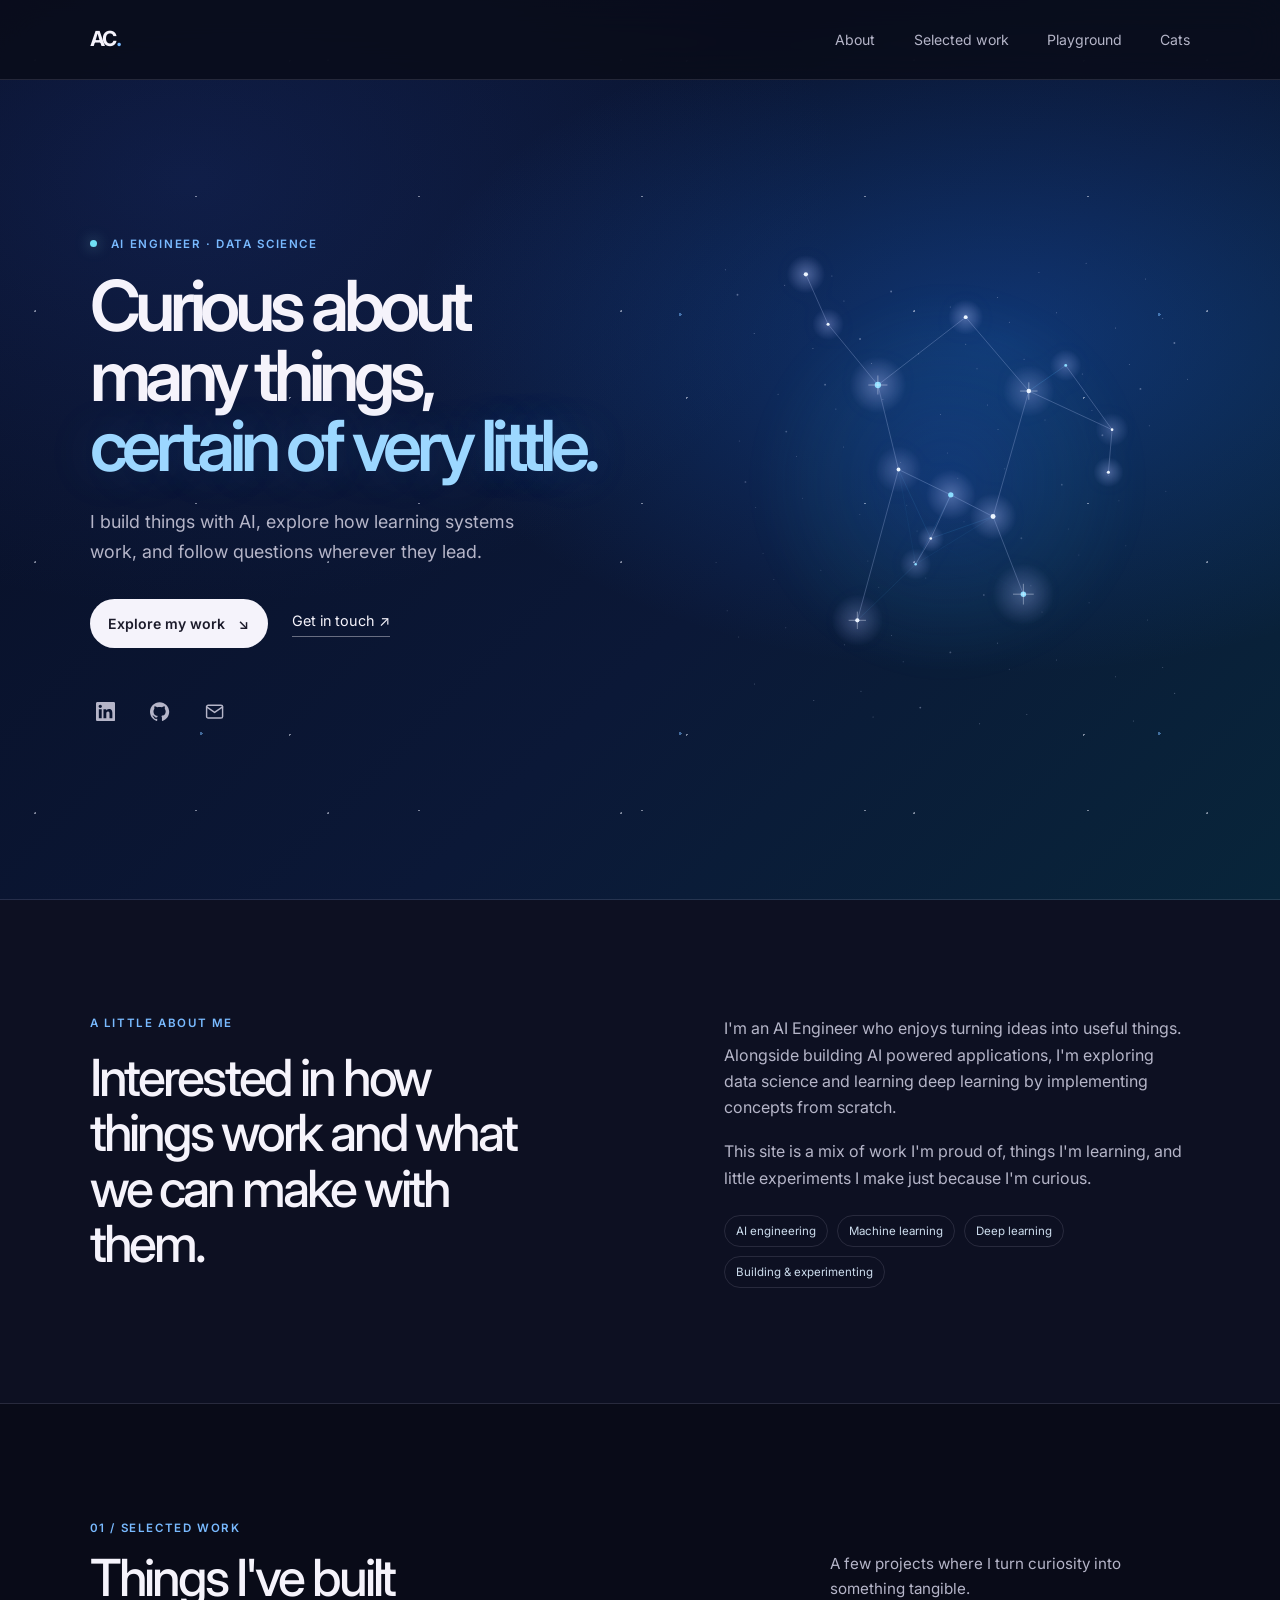
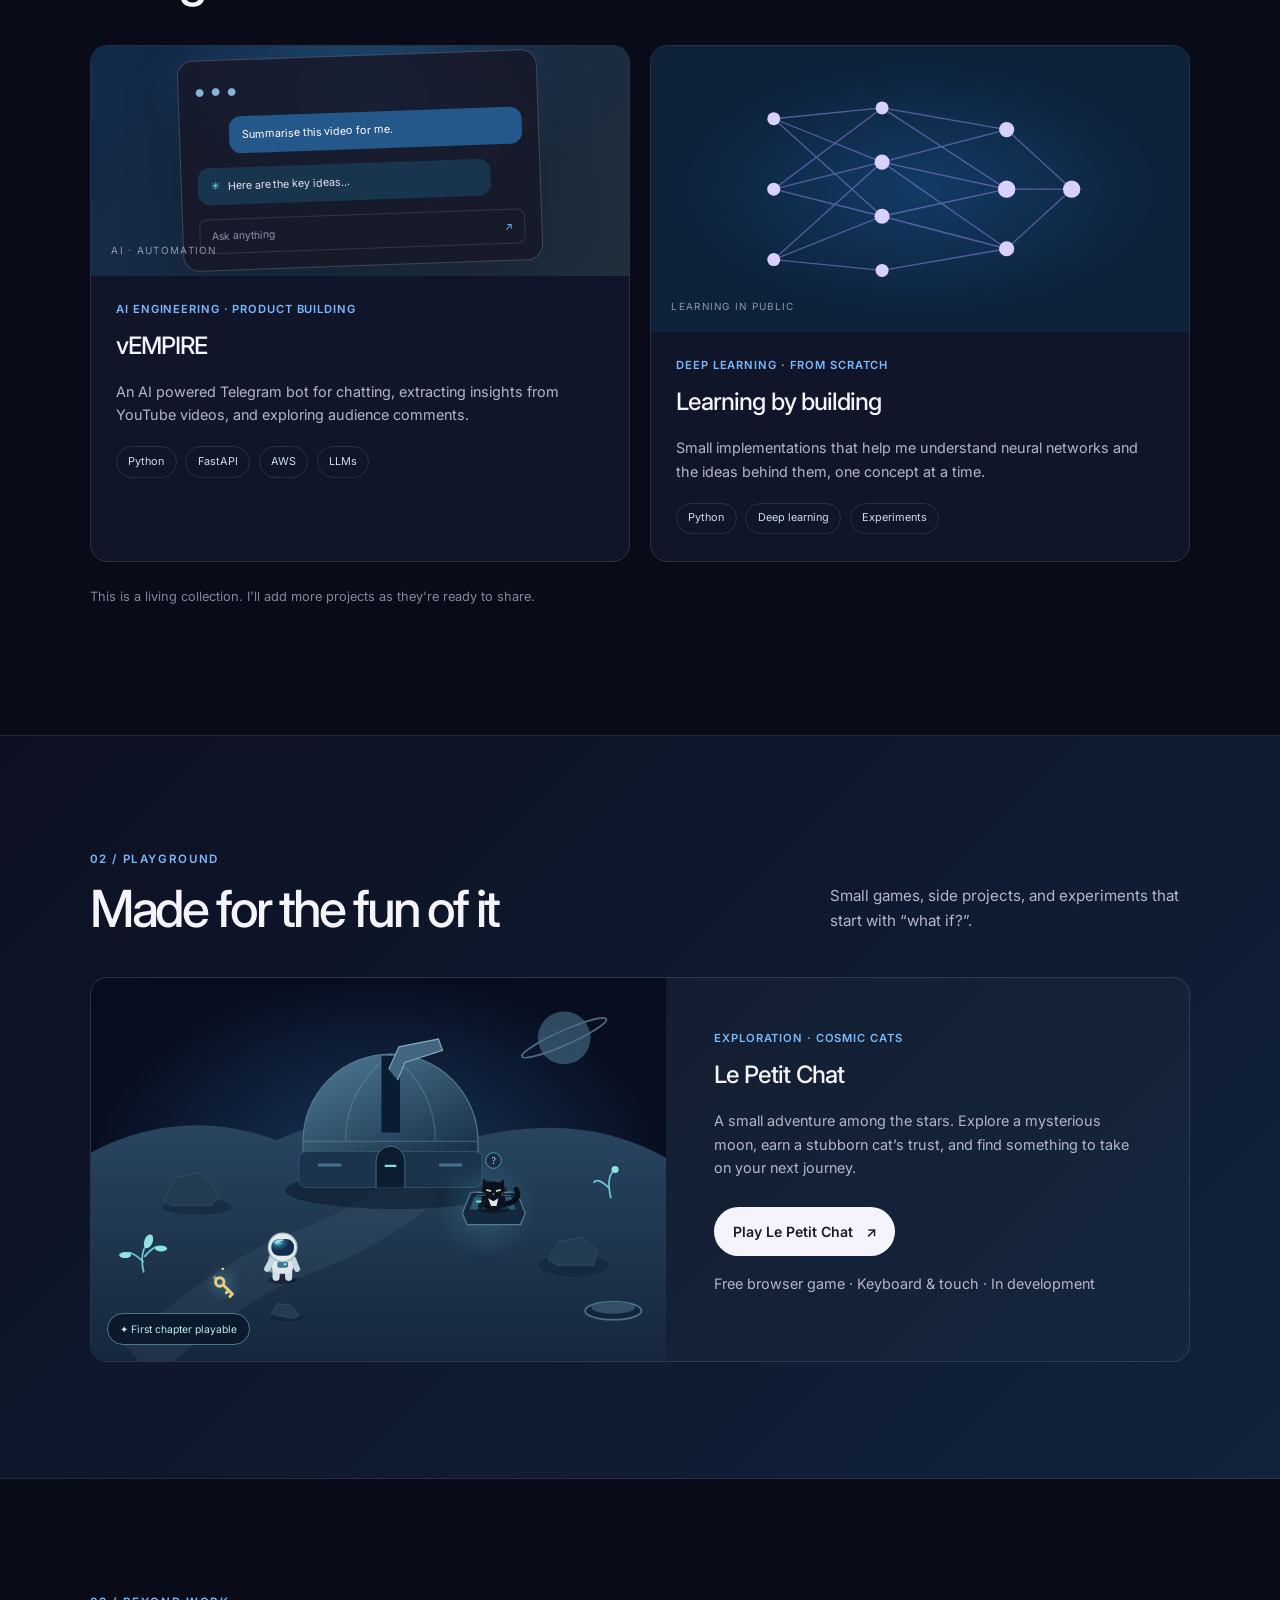
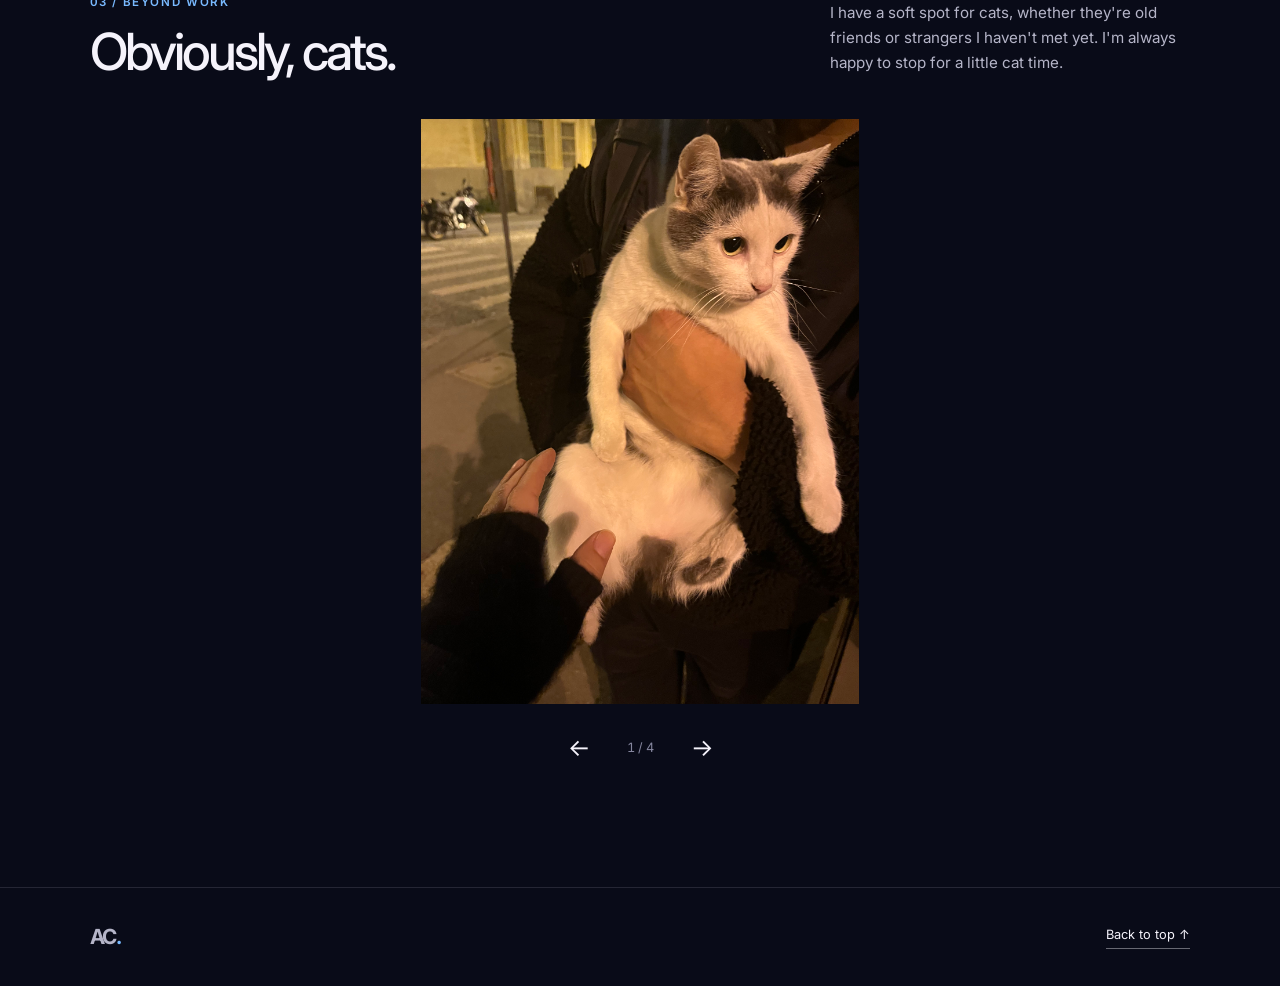
<file: index.html>
<!DOCTYPE html>
<html lang="en">
<head>
  <meta charset="UTF-8">
  <meta name="viewport" content="width=device-width, initial-scale=1">
  <meta name="description" content="Adriana Condoris, AI Engineer exploring machine learning, deep learning, and ideas worth building.">
  <meta name="theme-color" content="#090b18">
  <title>Adriana Condoris, AI Engineer & Curious Mind</title>

  <link rel="preconnect" href="https://fonts.googleapis.com">
  <link rel="preconnect" href="https://fonts.gstatic.com" crossorigin>
  <link href="https://fonts.googleapis.com/css2?family=Inter:wght@400;500;600;700&display=swap" rel="stylesheet">
  <link rel="stylesheet" type="text/css" href="css/style.css">
</head>

<body>
  <header class="navbar">
    <a href="#home" class="logo" aria-label="Adriana Condoris, home">AC<span>.</span></a>
    <nav aria-label="Main navigation">
      <a href="#about">About</a>
      <a href="#projects">Selected work</a>
      <a href="#playground">Playground</a>
      <a href="#cats">Cats</a>
    </nav>
  </header>

  <main>
    <section id="home" class="hero" aria-labelledby="hero-title">
      <div class="hero-copy">
        <p class="eyebrow"><span class="status-dot"></span> AI Engineer · Data Science</p>
        <h1 id="hero-title">Curious about many things, <span>certain of very little.</span></h1>
        <p class="hero-intro">
          I build things with AI, explore how learning systems work, and follow questions wherever they lead.
        </p>
        <div class="hero-actions">
          <a class="button button-primary" href="#projects">Explore my work <span aria-hidden="true">↘</span></a>
          <a class="text-link" href="mailto:adriana@vempire.com">Get in touch <span aria-hidden="true">↗</span></a>
        </div>

        <div class="social-links" aria-label="Social links">
          <a href="https://www.linkedin.com/in/adrianacondoris" target="_blank" rel="noopener noreferrer" aria-label="LinkedIn">
            <svg class="icon" viewBox="0 0 24 24" fill="currentColor" aria-hidden="true"><path d="M20.447 20.452h-3.554v-5.569c0-1.328-.027-3.037-1.852-3.037-1.853 0-2.136 1.445-2.136 2.939v5.667H9.351V9h3.414v1.561h.046c.477-.9 1.637-1.85 3.37-1.85 3.601 0 4.267 2.37 4.267 5.455v6.286zM5.337 7.433c-1.144 0-2.063-.926-2.063-2.065 0-1.138.92-2.063 2.063-2.063 1.14 0 2.064.925 2.064 2.063 0 1.139-.925 2.065-2.064 2.065zm1.782 13.019H3.555V9h3.564v11.452zM22.225 0H1.771C.792 0 0 .774 0 1.729v20.542C0 23.227.792 24 1.771 24h20.451C23.2 24 24 23.227 24 22.271V1.729C24 .774 23.2 0 22.222 0h.003z"/></svg>
          </a>
          <a href="https://github.com/adrianastar" target="_blank" rel="noopener noreferrer" aria-label="GitHub">
            <svg class="icon" viewBox="0 0 24 24" fill="currentColor" aria-hidden="true"><path d="M12 .297c-6.63 0-12 5.373-12 12 0 5.303 3.438 9.8 8.205 11.385.6.113.82-.258.82-.577 0-.285-.01-1.04-.015-2.04-3.338.724-4.042-1.61-4.042-1.61C4.422 18.07 3.633 17.7 3.633 17.7c-1.087-.744.084-.729.084-.729 1.205.084 1.838 1.236 1.838 1.236 1.07 1.835 2.809 1.305 3.495.998.108-.776.417-1.305.76-1.605-2.665-.3-5.466-1.332-5.466-5.93 0-1.31.465-2.38 1.235-3.22-.135-.303-.54-1.523.105-3.176 0 0 1.005-.322 3.3 1.23.96-.267 1.98-.399 3-.405 1.02.006 2.04.138 3 .405 2.28-1.552 3.285-1.23 3.285-1.23.645 1.653.24 2.873.12 3.176.765.84 1.23 1.91 1.23 3.22 0 4.61-2.805 5.625-5.475 5.92.42.36.81 1.096.81 2.22 0 1.606-.015 2.896-.015 3.286 0 .315.21.69.825.57C20.565 22.092 24 17.592 24 12.297c0-6.627-5.373-12-12-12"/></svg>
          </a>
          <a href="mailto:adriana@vempire.com" aria-label="Email">
            <svg class="icon" viewBox="0 0 24 24" fill="none" stroke="currentColor" stroke-width="1.8" stroke-linecap="round" stroke-linejoin="round" aria-hidden="true"><rect x="2" y="4" width="20" height="16" rx="2"/><path d="m22 6-10 7L2 6"/></svg>
          </a>
        </div>
      </div>

      <div class="constellation-wrap" aria-hidden="true">
        <div class="constellation-glow"></div>
        <canvas class="constellation" id="constellation" aria-label="A constellation of stars inspired by Orion"></canvas>
      </div>
    </section>

    <section id="about" class="section about-section">
      <div class="section-heading">
        <p class="eyebrow">A little about me</p>
        <h2>Interested in how things work and what we can make with them.</h2>
      </div>
      <div class="about-copy">
        <p>
          I'm an AI Engineer who enjoys turning ideas into useful things. Alongside building AI powered applications, I'm exploring data science and learning deep learning by implementing concepts from scratch.
        </p>
        <p>
          This site is a mix of work I'm proud of, things I'm learning, and little experiments I make just because I'm curious.
        </p>
        <div class="skill-tags" aria-label="Areas of interest">
          <span>AI engineering</span><span>Machine learning</span><span>Deep learning</span><span>Building & experimenting</span>
        </div>
      </div>
    </section>

    <section id="projects" class="section projects-section">
      <div class="section-intro">
        <div>
          <p class="eyebrow">01 / Selected work</p>
          <h2>Things I've built</h2>
        </div>
        <p>A few projects where I turn curiosity into something tangible.</p>
      </div>

      <div class="project-grid">
        <article class="project-card project-card-featured">
          <div class="project-art art-bot" aria-hidden="true">
            <div class="bot-window">
              <span class="window-dots">● ● ●</span>
              <div class="bot-bubble bot-bubble-user">Summarise this video for me.</div>
              <div class="bot-bubble bot-bubble-ai"><span class="mini-spark">✳</span> Here are the key ideas...</div>
              <div class="bot-input">Ask anything <span>↗</span></div>
            </div>
            <span class="art-label">AI · AUTOMATION</span>
          </div>
          <div class="project-content">
            <p class="project-kicker">AI engineering · Product building</p>
            <h3>vEMPIRE</h3>
            <p>An AI powered Telegram bot for chatting, extracting insights from YouTube videos, and exploring audience comments.</p>
            <ul class="tech-list"><li>Python</li><li>FastAPI</li><li>AWS</li><li>LLMs</li></ul>
            <!-- Add a project URL to turn this into a live project link when ready. -->
          </div>
        </article>

        <article class="project-card">
          <div class="project-art art-neural" aria-hidden="true">
            <svg viewBox="0 0 360 220" role="presentation">
              <g stroke="#a99bff" stroke-opacity=".45" stroke-width="1.2">
                <path d="M45 45 145 35M45 45 145 85M45 45 145 135M45 110 145 35M45 110 145 85M45 110 145 135M45 175 145 85M45 175 145 135M45 175 145 185M145 35 260 55M145 35 260 110M145 85 260 55M145 85 260 110M145 85 260 165M145 135 260 110M145 135 260 165M145 185 260 165M260 55 320 110M260 110 320 110M260 165 320 110"/>
              </g>
              <g fill="#d8d0ff">
                <circle cx="45" cy="45" r="6"/><circle cx="45" cy="110" r="6"/><circle cx="45" cy="175" r="6"/>
                <circle cx="145" cy="35" r="6"/><circle cx="145" cy="85" r="7"/><circle cx="145" cy="135" r="7"/><circle cx="145" cy="185" r="6"/>
                <circle cx="260" cy="55" r="7"/><circle cx="260" cy="110" r="8"/><circle cx="260" cy="165" r="7"/><circle cx="320" cy="110" r="8"/>
              </g>
            </svg>
            <span class="art-label">LEARNING IN PUBLIC</span>
          </div>
          <div class="project-content">
            <p class="project-kicker">Deep learning · From scratch</p>
            <h3>Learning by building</h3>
            <p>Small implementations that help me understand neural networks and the ideas behind them, one concept at a time.</p>
            <ul class="tech-list"><li>Python</li><li>Deep learning</li><li>Experiments</li></ul>
          </div>
        </article>
      </div>
      <p class="section-footnote">This is a living collection. I'll add more projects as they're ready to share.</p>
    </section>

    <section id="playground" class="section playground-section">
      <div class="section-intro">
        <div>
          <p class="eyebrow">02 / Playground</p>
          <h2>Made for the fun of it</h2>
        </div>
        <p>Small games, side projects, and experiments that start with “what if?”.</p>
      </div>
      <article class="playground-card game-preview-card">
        <a class="game-preview" href="game/index.html" data-play-game aria-label="Play Le Petit Chat"><img src="game/assets/environments/observatory-preview.svg" alt="An astronaut and a black cat beside a blue observatory on a distant moon" width="960" height="640" loading="lazy"><span class="preview-label">✦ First chapter playable</span></a>
        <div>
          <p class="project-kicker">Exploration · Cosmic cats</p>
          <h3 lang="fr">Le Petit Chat</h3>
          <p>A small adventure among the stars. Explore a mysterious moon, earn a stubborn cat’s trust, and find something to take on your next journey.</p>
          <a class="button button-primary" href="game/index.html" data-play-game>Play Le Petit Chat <span aria-hidden="true">↗</span></a>
          <p class="game-preview-note">Free browser game · Keyboard & touch · In development</p>
        </div>
      </article>
      <div class="embedded-game" id="embedded-game" hidden>
        <div class="embedded-toolbar"><span lang="fr">Le Petit Chat</span><div><a href="game/index.html">Open full page ↗</a><button id="close-game" type="button">Close game ×</button></div></div>
        <p class="embedded-hint">Click the scene to move with the arrow keys. Touch controls are below the scene.</p>
        <div id="game-frame-slot"></div>
      </div>
    </section>

    <section id="cats" class="section cats-section">
      <div class="section-intro">
        <div>
          <p class="eyebrow">03 / Beyond work</p>
          <h2>Obviously, cats.</h2>
        </div>
        <p>I have a soft spot for cats, whether they're old friends or strangers I haven't met yet. I'm always happy to stop for a little cat time.</p>
      </div>

      <div class="gallery" role="region" aria-roledescription="carousel" aria-label="Cats" tabindex="0">
        <div class="gallery-stage" id="cat-slides">
        <figure class="gallery-item">
          <img src="images/cats/white_cat.jpg" alt="A white cat" width="1600" height="1200" loading="lazy">
        </figure>
        <figure class="gallery-item" hidden>
          <img src="images/cats/princesse.jpg" alt="Princesse the cat" width="1600" height="1200" loading="lazy">
        </figure>
        <figure class="gallery-item" hidden>
          <img src="images/cats/memette.jpg" alt="Memette the cat" width="1600" height="1200" loading="lazy">
        </figure>
        <figure class="gallery-item" hidden>
          <video src="images/cats/2_cats.mp4" muted loop playsinline controls preload="metadata" aria-label="A video of two cats"></video>
        </figure>
        </div>
        <div class="gallery-controls">
          <button type="button" class="gallery-arrow" data-direction="-1" aria-label="Previous photo or video" aria-controls="cat-slides">←</button>
          <span class="gallery-count" aria-live="polite" aria-atomic="true">1 / 4</span>
          <button type="button" class="gallery-arrow" data-direction="1" aria-label="Next photo or video" aria-controls="cat-slides">→</button>
        </div>
      </div>
    </section>
  </main>

  <footer class="footer">
    <a href="#home" class="logo">AC<span>.</span></a>
    <a class="text-link" href="#home">Back to top ↑</a>
  </footer>

  <script src="js/constellation.js" defer></script>
  <script src="js/gallery.js" defer></script>
  <script src="js/playground.js" defer></script>
</body>
</html>
</file>
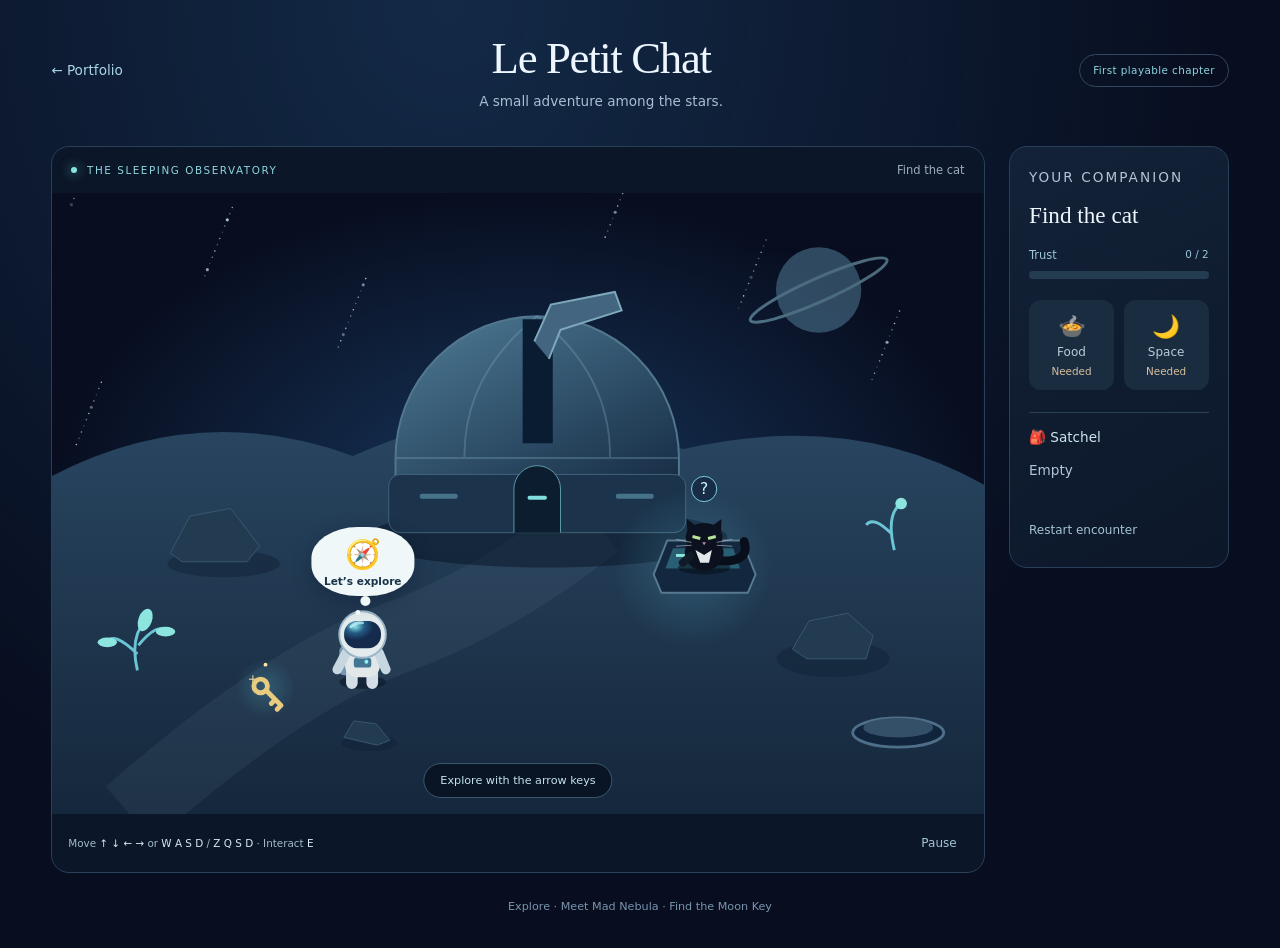
<file: game/index.html>
<!DOCTYPE html>
<html lang="en">
<head>
  <meta charset="UTF-8">
  <meta name="viewport" content="width=device-width, initial-scale=1">
  <meta name="theme-color" content="#080e20">
  <title>Le Petit Chat | First contact</title>
  <link rel="stylesheet" href="css/game.css">
  <script src="js/game.js" defer></script>
</head>
<body>
  <main class="game-shell">
    <header class="game-header">
      <a href="../index.html#playground" class="back">← Portfolio</a>
      <div><h1 lang="fr">Le Petit Chat</h1><p>A small adventure among the stars.</p></div>
      <span class="prototype">First playable chapter</span>
    </header>
    <div class="game-layout">
      <section class="world-panel" aria-label="Explore the observatory">
        <div class="location"><span class="signal"></span> THE SLEEPING OBSERVATORY <span id="objective">Follow the little signal.</span></div>
        <div class="world" tabindex="0" aria-label="Game area. Move with arrow keys, WASD or ZQSD. Approach the cat and press E to interact.">
          <svg id="scene" viewBox="0 0 960 640" role="img" aria-label="An astronaut explores a blue moon beside an abandoned observatory and a black cat.">
            <defs>
              <radialGradient id="sky"><stop stop-color="#17365b"/><stop offset="1" stop-color="#080e20"/></radialGradient>
              <linearGradient id="ground" x2="0" y2="1"><stop stop-color="#294661"/><stop offset="1" stop-color="#132438"/></linearGradient>
              <linearGradient id="dome" x2=".7" y2="1"><stop stop-color="#4f7c96"/><stop offset="1" stop-color="#182e47"/></linearGradient>
              <radialGradient id="visor" cx=".3" cy=".2"><stop stop-color="#89e7ed"/><stop offset=".5" stop-color="#245a83"/><stop offset="1" stop-color="#142b4e"/></radialGradient>
              <radialGradient id="aura"><stop stop-color="#65d9ee" stop-opacity=".2"/><stop offset="1" stop-color="#65d9ee" stop-opacity="0"/></radialGradient>
              <filter id="glow"><feGaussianBlur stdDeviation="3"/></filter>
            </defs>
            <rect width="960" height="640" fill="url(#sky)"/>
            <g id="stars" fill="#d2edff"></g>
            <g opacity=".55"><circle cx="790" cy="100" r="44" fill="#507a96"/><ellipse cx="790" cy="100" rx="77" ry="12" fill="none" stroke="#82b7c9" stroke-width="3" transform="rotate(-24 790 100)"/></g>
            <path d="M-40 315 Q130 205 310 271 Q490 190 650 264 Q850 218 1000 326 L1000 680H-40Z" fill="url(#ground)"/>
            <path d="M80 640 Q240 500 350 460T560 340" fill="none" stroke="#7494a7" stroke-opacity=".1" stroke-width="75"/>
            <g fill="#112236" opacity=".5"><ellipse cx="177" cy="382" rx="58" ry="14"/><ellipse cx="805" cy="480" rx="58" ry="19"/><ellipse cx="327" cy="567" rx="29" ry="8"/></g>
            <g stroke="#39586d" fill="#233b51"><path d="m122 371 20-38 42-8 30 39-13 16h-67Z"/><path d="m763 470 17-29 40-8 26 23-7 24h-61Z"/><path d="m301 561 10-17 23 3 14 17-13 5Z"/></g>
            <g id="observatory">
              <ellipse cx="510" cy="355" rx="186" ry="31" fill="#071323" opacity=".5"/>
              <path d="M354 273a146 146 0 0 1 292 0v63H354Z" fill="url(#dome)" stroke="#52778e" stroke-width="2"/>
              <path d="M500 127Q424 187 425 273M500 127q76 60 75 146M355 273h290" fill="none" stroke="#80afc3" stroke-opacity=".3" stroke-width="2"/>
              <path d="M485 130v128h31V130" fill="#091c32"/><path d="m497 153 17-38 66-13 7 19-63 20-12 30" fill="#436580" stroke="#7ea9bc" stroke-width="2"/>
              <rect x="347" y="290" width="306" height="60" rx="12" fill="#1b334b" stroke="#42647a"/>
              <path d="M476 350v-45a24 24 0 0 1 48 0v45" fill="#0c1d30" stroke="#5e9ba9"/>
              <rect x="490" y="312" width="20" height="4" rx="2" fill="#82dfdf"/>
              <g fill="#71b4ca" opacity=".5"><rect x="379" y="310" width="39" height="5" rx="2"/><rect x="581" y="310" width="39" height="5" rx="2"/></g>
            </g>
            <g fill="none" stroke="#6ac6d4" stroke-width="3"><path d="M88 492q-8-34 8-51m-8 34q-25-24-31-12m32 3q20-24 28-14M868 368q-9-37 7-48m-9 32q-20-20-27-10"/></g>
            <g fill="#8ce5df"><ellipse cx="96" cy="440" rx="7" ry="12" transform="rotate(20 96 440)"/><ellipse cx="57" cy="463" rx="10" ry="5"/><ellipse cx="117" cy="452" rx="10" ry="5"/><circle cx="875" cy="320" r="6"/></g>
            <circle cx="660" cy="386" r="82" fill="url(#aura)"/>
            <g id="console"><path d="m620 393 14-35h77l14 35-8 19h-89Z" fill="#13283e" stroke="#587990" stroke-width="2"/><path d="m640 366-8 21h77l-7-21Z" fill="#295e73"/><g fill="#8ce5df"><rect x="643" y="372" width="25" height="3"/><circle cx="693" cy="379" r="4"/></g></g>
            <g id="moon-key" transform="translate(220 510)"><circle r="31" fill="url(#aura)"/><g class="key-spark"><circle cy="-24" r="2" fill="#ffe4a2"/><path d="M-17-9h8m-4-4v8" stroke="#ffe4a2"/></g><g stroke="#e9cb80" stroke-width="5" fill="none" stroke-linecap="round"><circle cx="-5" cy="-2" r="7"/><path d="m1 3 15 15m-6-6-4 4m10 2-4 4"/></g></g>
            <g id="food" hidden><ellipse cx="641" cy="445" rx="15" ry="5" fill="#162a3d"/><path d="M627 438h28l-4 8h-20Z" fill="#a7b7c5"/><ellipse cx="641" cy="438" rx="14" ry="4" fill="#bc865c"/></g>
            <g id="cat" transform="translate(672 359)">
              <ellipse cy="27" rx="27" ry="7" fill="#050c18" opacity=".5"/>
              <path id="tail" d="M15 20q33 2 28-20" fill="none" stroke="#080f1a" stroke-width="9" stroke-linecap="round"/>
              <ellipse cy="12" rx="20" ry="18" fill="#0b111e"/>
              <path id="cat-ears" d="m-17-6-1-17 14 10m8 0 14-10-1 19" fill="#0b111e"/>
              <ellipse cy="-4" rx="19" ry="15" fill="#0b111e"/>
              <path d="m-9 9 9 5 8-5-3 13H-4Z" fill="#e2e8e8"/>
              <path id="cat-eyes" d="m-12-5 8 2m8 0 8-2" stroke="#b9e39a" stroke-width="3"/>
              <path d="m-2 1 4 0-2 3Z" fill="#bc8d9e"/>
              <g stroke="#a7b5c9" stroke-width=".7"><path d="m-13 1-16-3m16 6-16 1m42-4 16-3m-16 6 16 1"/></g>
              <path id="cat-paw" d="M-14 15-22 22" stroke="#101a29" stroke-width="8" stroke-linecap="round"/>
              <g id="scratch-marks" hidden stroke="#ffd7c7" stroke-width="2"><path d="m-32 0-8 16m15-13-8 16m15-13-8 16"/></g>
              <text id="cat-emote" y="-34" text-anchor="middle" fill="#a8e8f5" font-size="20"></text>
            </g>
            <g id="space-toy" hidden transform="translate(705 419)"><ellipse rx="10" ry="6" fill="#aaa8ca"/><path d="M9 0q18 10 22-3" stroke="#adcbd8" fill="none"/></g>
            <g id="cat-hint" transform="translate(672 305)"><circle r="13" fill="#182c45" stroke="#79d1e7"/><text text-anchor="middle" y="5" fill="#ccf4ff" font-size="16">?</text></g>
            <g id="portal" class="portal" transform="translate(872 536)" aria-label="Inactive teleport pad">
              <ellipse cy="20" rx="47" ry="15" fill="#10243c" stroke="#4e6e89" stroke-width="3"/>
              <ellipse class="portal-light" cy="15" rx="36" ry="10" fill="#344f68"/>
              <g class="portal-beam"><ellipse cy="-12" rx="30" ry="48" fill="url(#aura)"/><path d="M-23 12v-45m23 45v-63m23 63v-45" stroke="#8cf4ef" stroke-width="2" stroke-dasharray="4 7"/></g>
              <g class="portal-arrow" fill="#c6ffff"><path d="m-9-78 9 10 9-10h-6v-13h-6v13Z"/><text y="-104" text-anchor="middle" font-size="15">NEXT PLANET</text></g>
            </g>
            <g id="astronaut" transform="translate(320 470)">
              <ellipse cy="34" rx="24" ry="7" fill="#07101e" opacity=".5"/>
              <g id="astronaut-body">
                <rect x="-24" y="-3" width="15" height="30" rx="5" fill="#7795ae"/>
                <path d="M-11 20v15m21-15v15" stroke="#d3dee7" stroke-width="12" stroke-linecap="round"/>
                <rect x="-18" y="-4" width="36" height="33" rx="12" fill="#e2e7e9"/>
                <path d="m-17 4-9 17m43-17 7 17" stroke="#c6d7e1" stroke-width="10" stroke-linecap="round"/>
                <rect x="-9" y="9" width="18" height="10" rx="3" fill="#427693"/><circle cx="4" cy="13" r="2" fill="#8ff4ed"/>
                <circle cy="-15" r="24" fill="#e3ebed" stroke="#9ab6c7" stroke-width="2"/>
                <rect x="-19" y="-29" width="38" height="28" rx="13" fill="url(#visor)"/>
                <path d="M-12-23q5-5 12-4" fill="none" stroke="#c9f9ff" stroke-width="3" stroke-linecap="round" opacity=".7"/>
              </g>
            </g>
          </svg>
          <section id="arrival" class="arrival" hidden aria-label="Next planet">
            <div class="arrival-orb" aria-hidden="true">✦</div><p class="eyebrow">TELEPORT COMPLETE</p><h2>A new world awaits.</h2><p>The next cat is still a mystery.</p><p class="arrival-note">This planet is in preparation.</p><p id="arrival-inventory"></p><button id="return-moon" type="button">← Return to Mad Nebula</button>
          </section>
          <button id="teleport" class="collect teleport" type="button" hidden>✦ Teleport · E</button>
          <div id="player-thought" class="thought" hidden><span class="thought-icon" aria-hidden="true"></span><span class="thought-caption"></span></div>
          <div id="cat-thought" class="thought cat-thought" hidden><span class="thought-icon" aria-hidden="true"></span><span class="thought-caption"></span></div>
          <span id="reaction-status" class="sr-only" role="status" aria-live="polite"></span>
          <div class="actions scene-actions" aria-label="Cat interactions"><button data-action="feed" disabled>🍲 Feed</button><button data-action="cuddle" disabled>♡ Cuddle</button><button data-action="play" disabled>🧶 Play</button><button data-action="space" disabled>☾ Give space</button></div>
          <button id="collect" class="collect" type="button" hidden>Pick up Moon Key · E</button>
          <div id="toast" class="toast" role="status" hidden></div>
          <div class="scene-prompt" id="scene-prompt">An unusual signal is coming from the console.</div>
        </div>
        <div class="world-footer"><p>Move <kbd>↑ ↓ ← →</kbd> or <kbd>W A S D</kbd> / <kbd>Z Q S D</kbd> · Interact <kbd>E</kbd></p><button id="pause" type="button">Pause</button></div>
        <div class="touch-pad" aria-label="Movement controls"><button data-move="up" aria-label="Move up">↑</button><div><button data-move="left" aria-label="Move left">←</button><button data-move="down" aria-label="Move down">↓</button><button data-move="right" aria-label="Move right">→</button></div></div>
      </section>
      <aside class="encounter" aria-label="Progress and inventory">
        <p class="eyebrow">YOUR COMPANION</p><h2 id="cat-name">Find the cat</h2>
        <label class="trust-label" for="trust">Trust <span id="trust-level">0 / 2</span></label><progress id="trust" max="2" value="0">0 / 2</progress>
        <div class="need-cards" aria-label="Cat needs"><div id="meal-state"><span aria-hidden="true">🍲</span><span>Food</span><strong>Needed</strong></div><div id="space-state"><span aria-hidden="true">🌙</span><span>Space</span><strong>Needed</strong></div></div>
        <section class="inventory" aria-label="Inventory"><h3>🎒 Satchel</h3><p id="inventory-item">Empty</p></section>
        <div id="complete" hidden role="status">✓ Friendship earned</div>
        <button id="restart" class="quiet" type="button">Restart encounter</button>
      </aside>
    </div>
    <p class="build-note">Explore · Meet Mad Nebula · Find the Moon Key</p>
  </main>
</body>
</html>
</file>
<file: css/style.css>
/* -------------------------------------------------------
   Adriana Condoris — personal portfolio
   Main styles are grouped by page area; edit colours in :root.
-------------------------------------------------------- */

:root {
  color-scheme: dark;
  --color-bg: #090b18;
  --color-surface: #111529;
  --color-surface-raised: #191d35;
  --color-text: #f5f3fb;
  --color-muted: #b5b5c8;
  --color-subtle: #85869e;
  --color-border: rgba(232, 228, 255, 0.12);
  --color-accent: #79baff;
  --color-cyan: #70e0f5;
  --font-main: "Inter", "Helvetica Neue", Helvetica, Arial, sans-serif;
  --page-padding: clamp(1.25rem, 7vw, 7.5rem);
  --content-width: 1440px;
  --navbar-height: 5rem;
  --radius: 1.1rem;
}

*, *::before, *::after { box-sizing: border-box; }

html {
  scroll-behavior: smooth;
  scroll-padding-top: calc(var(--navbar-height) + 1rem);
}

body {
  margin: 0;
  background: var(--color-bg);
  color: var(--color-text);
  font-family: var(--font-main);
  line-height: 1.65;
  -webkit-font-smoothing: antialiased;
}

img, video, svg { display: block; max-width: 100%; }
a { color: inherit; text-decoration: none; }
a:focus-visible { outline: 2px solid var(--color-accent); outline-offset: 5px; }
::selection { background: rgba(91, 171, 255, .35); color: white; }

/* Navigation */
.navbar {
  position: fixed;
  z-index: 20;
  inset: 0 0 auto;
  min-height: var(--navbar-height);
  padding: 0 var(--page-padding);
  display: flex;
  align-items: center;
  justify-content: space-between;
  gap: 2rem;
  background: rgba(9, 11, 24, .82);
  border-bottom: 1px solid var(--color-border);
  backdrop-filter: blur(18px);
}

.logo { font-size: 1.3rem; font-weight: 700; letter-spacing: -.06em; }
.logo span { color: var(--color-accent); }
.navbar nav { display: flex; align-items: center; gap: clamp(1rem, 3vw, 2.5rem); }
.navbar nav a { color: var(--color-muted); font-size: .88rem; transition: color .2s ease; }
.navbar nav a:hover { color: var(--color-text); }

/* Hero */
.hero {
  position: relative;
  isolation: isolate;
  min-height: min(900px, 100svh);
  padding: calc(var(--navbar-height) + 5rem) var(--page-padding) 6rem;
  display: grid;
  grid-template-columns: minmax(0, 1.05fr) minmax(300px, .95fr);
  align-items: center;
  gap: clamp(2rem, 6vw, 6rem);
  overflow: hidden;
  background:
    radial-gradient(ellipse at 78% 38%, rgba(26, 111, 232, .34), transparent 42%),
    radial-gradient(ellipse at 15% 20%, rgba(39, 74, 174, .23), transparent 42%),
    linear-gradient(135deg, #080e24 0%, #0b1837 60%, #08253a 100%);
}

.hero::after {
  content: "";
  position: absolute;
  z-index: -1;
  inset: auto 0 0;
  height: 1px;
  background: var(--color-border);
}

.hero::before {
  content: "";
  position: absolute;
  z-index: -1;
  inset: 0;
  pointer-events: none;
  opacity: .5;
  background-image:
    radial-gradient(1px 1px at 12% 24%, #edf1ff 98%, transparent),
    radial-gradient(1px 1px at 73% 18%, #edf1ff 98%, transparent),
    radial-gradient(1.5px 1.5px at 42% 75%, #79baff 98%, transparent),
    radial-gradient(1px 1px at 88% 64%, #edf1ff 98%, transparent);
  background-size: 293px 251px, 397px 337px, 479px 419px, 223px 307px;
}
.hero-copy { max-width: 700px; }
h1 span { text-shadow: 0 0 50px rgba(91, 171, 255, .18); }
.eyebrow {
  margin: 0 0 1.1rem;
  color: var(--color-accent);
  font-size: .72rem;
  font-weight: 600;
  letter-spacing: .14em;
  line-height: 1.5;
  text-transform: uppercase;
}

.status-dot {
  display: inline-block;
  width: .48rem;
  height: .48rem;
  margin: 0 .55rem .06rem 0;
  border-radius: 50%;
  background: var(--color-cyan);
  box-shadow: 0 0 14px rgba(131, 211, 223, .65);
}

h1, h2, h3, p { overflow-wrap: anywhere; }
h1 {
  max-width: 13ch;
  margin: 0;
  font-size: clamp(2.8rem, 5.5vw, 5.6rem);
  font-weight: 600;
  letter-spacing: -.075em;
  line-height: .99;
}
h1 span { color: #9cd7ff; }
.hero-intro { max-width: 43ch; margin: 1.7rem 0 0; color: var(--color-muted); font-size: clamp(1rem, 1.4vw, 1.13rem); }

.hero-actions { display: flex; flex-wrap: wrap; align-items: center; gap: 1.5rem; margin-top: 2rem; }
.button {
  display: inline-flex;
  align-items: center;
  justify-content: center;
  gap: .8rem;
  min-height: 2.9rem;
  padding: .75rem 1.1rem;
  border: 1px solid transparent;
  border-radius: 999px;
  font-size: .88rem;
  font-weight: 600;
  transition: transform .2s ease, background .2s ease, border-color .2s ease;
}
.button:hover { transform: translateY(-2px); }
.button-primary { background: var(--color-text); color: #1c1b2b; }
.button-primary:hover { background: #c0e7ff; }
.text-link { color: var(--color-text); font-size: .9rem; border-bottom: 1px solid rgba(245, 243, 251, .4); padding-bottom: .2rem; }
.text-link:hover { border-color: var(--color-accent); color: var(--color-accent); }

.social-links { display: flex; align-items: center; gap: 1.4rem; margin-top: 3rem; }
.social-links a { display: grid; place-items: center; width: 2rem; height: 2rem; color: var(--color-muted); transition: color .2s, transform .2s; }
.social-links a:hover { color: var(--color-text); transform: translateY(-2px); }
.icon { width: 1.2rem; height: 1.2rem; }

.constellation-wrap { position: relative; display: grid; place-items: center; min-width: 0; }
.constellation-glow {
  position: absolute;
  width: 80%;
  aspect-ratio: 1;
  border-radius: 50%;
  background: radial-gradient(circle, rgba(40, 123, 244, .18), rgba(42, 190, 238, .06) 45%, transparent 70%);
  filter: blur(12px);
}
.constellation { position: relative; display: block; width: min(100%, 550px); aspect-ratio: 1; overflow: visible; filter: drop-shadow(0 0 12px rgba(155, 143, 255, .12)); touch-action: pan-y; }
.constellation-wrap { isolation: isolate; }

/* Shared section layout */
.section {
  padding: clamp(4.5rem, 9vw, 8rem) var(--page-padding);
  border-bottom: 1px solid var(--color-border);
}
.section > * { width: 100%; max-width: var(--content-width); margin-left: auto; margin-right: auto; }
.section h2 { margin: 0; font-size: clamp(2rem, 4vw, 3.5rem); font-weight: 500; letter-spacing: -.06em; line-height: 1.08; }
.section-intro { display: flex; justify-content: space-between; align-items: end; gap: 3rem; margin-bottom: 2.5rem; }
.section-intro > p { max-width: 36ch; margin: 0 0 .25rem; color: var(--color-muted); font-size: .95rem; }
.section-intro .eyebrow { margin-bottom: .8rem; }

/* About */
.about-section { display: grid; grid-template-columns: minmax(0, 1fr) minmax(0, .9fr); gap: clamp(3rem, 9vw, 9rem); background: #0d1022; }
.about-section > * { max-width: 680px; }
.about-section .section-heading { justify-self: end; }
.about-section .section-heading h2 { max-width: 14ch; }
.about-copy { align-self: center; }
.about-copy p { margin: 0 0 1.1rem; color: var(--color-muted); font-size: 1rem; }
.skill-tags, .tech-list { display: flex; flex-wrap: wrap; gap: .55rem; padding: 0; list-style: none; }
.skill-tags { margin-top: 1.5rem; }
.skill-tags span, .tech-list li { border: 1px solid var(--color-border); border-radius: 999px; padding: .35rem .7rem; color: #ccdced; font-size: .72rem; }

/* Projects */
.projects-section { background: var(--color-bg); }
.project-grid { display: grid; grid-template-columns: repeat(2, minmax(0, 1fr)); gap: 1.2rem; }
.project-card { min-width: 0; overflow: hidden; border: 1px solid var(--color-border); border-radius: var(--radius); background: var(--color-surface); transition: transform .25s ease, border-color .25s ease; }
.project-card:hover { transform: translateY(-4px); border-color: rgba(91, 171, 255, .4); }
.project-art { position: relative; min-height: 230px; display: grid; place-items: center; overflow: hidden; }
.art-bot { background: radial-gradient(ellipse at 50% 20%, rgba(52, 152, 238, .3), transparent 55%), linear-gradient(135deg, #11294a, #202e3b); }
.bot-window { width: min(78%, 360px); padding: 1rem; border: 1px solid rgba(235, 230, 255, .2); border-radius: 1rem; background: rgba(22, 23, 37, .82); box-shadow: 0 20px 60px rgba(0, 0, 0, .18); transform: rotate(-2deg); }
.window-dots { color: #85b5df; font-size: .65rem; letter-spacing: .15em; }
.bot-bubble { max-width: 90%; margin-top: .85rem; padding: .65rem .8rem; border-radius: .75rem; font-size: .68rem; line-height: 1.5; }
.bot-bubble-user { margin-left: auto; background: #24578a; color: white; }
.bot-bubble-ai { background: #19344d; color: #e1deef; }
.mini-spark { margin-right: .3rem; color: var(--color-cyan); }
.bot-input { display: flex; justify-content: space-between; margin-top: .9rem; padding: .5rem .7rem; border: 1px solid rgba(255,255,255,.12); border-radius: .5rem; color: #8e90a7; font-size: .65rem; }
.bot-input span { color: var(--color-accent); }
.art-neural { background: radial-gradient(ellipse at center, rgba(30, 119, 204, .3), transparent 65%), #0d2139; padding: 1.5rem; }
.art-neural svg { width: 100%; max-width: 390px; }
.art-label { position: absolute; left: 1.3rem; bottom: 1.1rem; color: rgba(230, 226, 250, .6); font-size: .62rem; letter-spacing: .13em; }
.project-content { padding: 1.5rem 1.6rem 1.7rem; }
.project-kicker { margin: 0 0 .45rem; color: var(--color-accent); font-size: .7rem; font-weight: 600; letter-spacing: .08em; text-transform: uppercase; }
.project-content h3, .playground-card h3 { margin: 0; font-size: 1.5rem; font-weight: 500; letter-spacing: -.04em; }
.project-content > p:not(.project-kicker), .playground-card > div > p:not(.project-kicker) { color: var(--color-muted); font-size: .9rem; }
.tech-list { margin: 1.2rem 0 0; }
.tech-list li { font-size: .68rem; }
.section-footnote { margin-top: 1.5rem !important; color: var(--color-subtle); font-size: .8rem; }

/* Playground */
.playground-section { background: linear-gradient(135deg, #0d1022, #10233b); }
.playground-card { display: grid; grid-template-columns: minmax(150px, .55fr) 1fr; align-items: center; gap: 2rem; padding: clamp(1.5rem, 4vw, 3rem); border: 1px solid var(--color-border); border-radius: var(--radius); background: rgba(255,255,255,.025); }
.playground-card > div:last-of-type { max-width: 650px; }
.playground-symbol { position: relative; min-height: 150px; display: grid; place-items: center; border-radius: .8rem; background: radial-gradient(circle, rgba(91,171,255,.16), transparent 65%); color: var(--color-accent); font-size: 2rem; }
.playground-symbol span:nth-child(1) { transform: translate(-28px, -8px); }
.playground-symbol span:nth-child(2) { transform: translate(38px, 15px); color: var(--color-cyan); }
.playground-symbol span:nth-child(3) { transform: translate(3px, 35px); color: #d9c4a4; }

/* Cats / gallery */
.cats-section { background: var(--color-bg); }
.gallery { max-width: 960px; }
.gallery-stage { height: clamp(260px, 60vw, 620px); height: min(620px, 65svh); }
.gallery-item { margin: 0; width: 100%; height: 100%; }
.gallery-item[hidden] { display: none; }
.gallery-item img, .gallery-item video { width: 100%; height: 100%; object-fit: contain; }
.gallery-controls { display: flex; justify-content: center; align-items: center; gap: 1.5rem; margin-top: 1.2rem; }
.gallery-arrow { display: grid; place-items: center; width: 48px; height: 48px; padding: 0; border: 0; background: transparent; color: var(--color-text); font: inherit; font-size: 1.5rem; cursor: pointer; }
.gallery-arrow:hover { color: var(--color-accent); }
.gallery-arrow:focus-visible, .gallery:focus-visible { outline: 2px solid var(--color-accent); outline-offset: 5px; }
.gallery-count { color: var(--color-subtle); font-size: .8rem; font-variant-numeric: tabular-nums; }

/* Footer */
.footer { display: flex; align-items: center; justify-content: space-between; gap: 1.5rem; padding: 2rem var(--page-padding); color: var(--color-muted); }
.footer p { margin: 0; font-size: .78rem; }
.footer .text-link { font-size: .8rem; }

/* Responsive layouts */
@media (max-width: 900px) {
  .hero { grid-template-columns: minmax(0, 1fr) minmax(230px, .7fr); gap: 2rem; }
  .section-intro { align-items: start; flex-direction: column; gap: 1rem; }
  .about-section { grid-template-columns: 1fr 1fr; gap: 3rem; }
  .project-art { min-height: 200px; }
}

@media (max-width: 650px) {
  :root { --navbar-height: 4.25rem; --page-padding: 1.25rem; }
  .navbar { gap: .75rem; }
  .logo { font-size: 1.15rem; }
  .navbar nav { gap: .9rem; }
  .navbar nav a { font-size: .75rem; }
  .hero { min-height: auto; padding-top: calc(var(--navbar-height) + 4rem); padding-bottom: 5.5rem; grid-template-columns: 1fr; gap: 1rem; }
  h1 { max-width: 12ch; font-size: clamp(2.8rem, 12vw, 4.5rem); }
  .hero-intro { max-width: 38ch; }
  .constellation-wrap { width: min(100%, 350px); margin: -.5rem auto 0; }
  .constellation { width: 100%; }
  .about-section { grid-template-columns: 1fr; gap: 1.5rem; }
  .about-section .section-heading { justify-self: start; }
  .about-section .section-heading h2 { max-width: 18ch; }
  .project-grid { grid-template-columns: 1fr; }
  .project-art { min-height: 220px; }
  .playground-card { grid-template-columns: 1fr; gap: 1rem; }
  .playground-symbol { min-height: 110px; }
  .footer { flex-wrap: wrap; }
}

@media (max-width: 390px) {
  .navbar nav { gap: .55rem; }
  .navbar nav a { font-size: .68rem; }
  .hero-actions { align-items: flex-start; flex-direction: column; gap: 1rem; }
}

@media (prefers-reduced-motion: reduce) {
  *, *::before, *::after { scroll-behavior: auto !important; animation-duration: .01ms !important; animation-iteration-count: 1 !important; transition-duration: .01ms !important; }
}
/* Playable project preview */
.game-preview-card { grid-template-columns: minmax(0, 1.1fr) minmax(0, 1fr); padding: 0; overflow: hidden; gap: 0; }
.game-preview { position: relative; display: block; align-self: stretch; background: #0a1428; min-width: 0; }
.game-preview img { width: 100%; height: 100%; object-fit: cover; }
.preview-label { position: absolute; bottom: 1rem; left: 1rem; background: #0a182be8; border: 1px solid #487a8b; border-radius: 999px; padding: .4rem .75rem; font-size: .65rem; color: #bcebea; }
.game-preview-card > div { padding: clamp(1.5rem, 4vw, 3rem); }
.game-preview-card .button { margin-top: .75rem; }
.game-preview-card .game-preview-note { font-size: .7rem; color: var(--color-subtle); margin-top: 1rem; }
@media(max-width: 650px) { .game-preview-card { grid-template-columns: 1fr; } .game-preview img { aspect-ratio: 3 / 2; } }
/* The game opens inside Playground; no tab or directory navigation. */
.game-preview-card[hidden], .embedded-game[hidden] { display: none; }
.embedded-game { overflow: hidden; border: 1px solid var(--color-border); border-radius: var(--radius); background: #080e20; scroll-margin-top: calc(var(--navbar-height) + 1rem); }
.embedded-toolbar { display: flex; align-items: center; justify-content: space-between; flex-wrap: wrap; gap: .8rem; padding: 1rem; }
.embedded-toolbar > span { font: 1.2rem Georgia, serif; }
.embedded-toolbar > div { display: flex; align-items: center; gap: 1rem; }
.embedded-toolbar a, .embedded-toolbar button { font: inherit; font-size: .75rem; color: #b7d8eb; }
.embedded-toolbar button { background: #182d43; border: 1px solid #3a5970; border-radius: 8px; padding: .5rem .75rem; cursor: pointer; }
.embedded-toolbar button:focus-visible { outline: 2px solid var(--color-accent); outline-offset: 4px; }
.embedded-hint { margin: 0; padding: 0 1rem .75rem; color: var(--color-muted); font-size: .75rem; }
.game-frame { display: block; width: 100%; height: 850px; border: 0; }
@media(max-width: 800px) { .game-frame { height: 1000px; } }
</file>
<file: game/css/game.css>
:root { color-scheme: dark; font-family: 'Trebuchet MS', system-ui, sans-serif; background: #080e20; color: #edf6ff; }
* { box-sizing: border-box; }
body { margin: 0; background: radial-gradient(ellipse at 35% 0, #132a47, transparent 65%), #080e20; min-height: 100svh; }
button, a, summary, .world { -webkit-tap-highlight-color: transparent; }
button { font: inherit; cursor: pointer; }
button:focus-visible, a:focus-visible, summary:focus-visible, .world:focus-visible { outline: 2px solid #9be9ef; outline-offset: 4px; }
button:disabled { opacity: .35; cursor: default; }
[hidden] { display: none !important; }
.game-shell { max-width: 1450px; padding: 2rem clamp(1rem, 4vw, 4rem); margin: auto; }
.game-header { display: flex; align-items: center; justify-content: space-between; gap: 1.5rem; margin-bottom: 2.3rem; }
.game-header > div { text-align: center; }
h1 { font: 500 clamp(1.8rem, 4vw, 2.8rem) Georgia, serif; margin: 0; letter-spacing: -.03em; }
.game-header p { margin: .55rem 0 0; color: #a7bfd1; font-size: .85rem; }
.back { color: #a8d5e7; text-decoration: none; font-size: .85rem; }
.prototype, .eyebrow, .location { font-size: .65rem; letter-spacing: .15em; color: #8fd5df; }
.prototype { border: 1px solid #30475e; padding: .6rem .8rem; border-radius: 99px; letter-spacing: .04em; }
.game-layout { display: grid; grid-template-columns: minmax(0, 1fr) 305px; gap: 1.5rem; align-items: start; }
.world-panel { overflow: hidden; border: 1px solid #294059; border-radius: 18px; background: #0b1628; }
.location { padding: 1rem 1.2rem; display: flex; align-items: center; gap: .6rem; }
.location > span:last-child { margin-left: auto; color: #9badc0; letter-spacing: 0; font-size: .72rem; }
.signal { width: 6px; height: 6px; flex-shrink: 0; background: #85e6dd; border-radius: 50%; box-shadow: 0 0 12px #63c9d3; }
.world { position: relative; }
#scene { width: 100%; display: block; }
.scene-prompt { position: absolute; bottom: 1rem; left: 50%; transform: translateX(-50%); width: max-content; max-width: 90%; text-align: center; padding: .6rem 1rem; background: #081323e6; border: 1px solid #3a586d; border-radius: 99px; color: #c4e3ef; font-size: .75rem; pointer-events: none; }
.world-footer { padding: .6rem 1rem; display: flex; justify-content: space-between; gap: .7rem; align-items: center; }
.world-footer p { font-size: .65rem; color: #a4b9cc; line-height: 1.8; }
kbd { font: inherit; color: #d9eaf1; }
.world-footer button, .quiet { border: 0; background: transparent; color: #a5c3d7; padding: .7rem; font-size: .75rem; }
.encounter { padding: 1.4rem; background: linear-gradient(150deg, #132238, #0c1729); border: 1px solid #294059; border-radius: 18px; }
.eyebrow { margin: 0 0 .8rem; }
h2 { font: 500 1.7rem/1.15 Georgia, serif; margin: 0 0 .9rem; }
.encounter p { font-size: .85rem; line-height: 1.7; color: #b2c5d6; }
.actions { display: grid; grid-template-columns: 1fr 1fr; gap: .55rem; }
.actions button { border: 1px solid #3b5873; border-radius: 9px; padding: .8rem .4rem; color: #deeff9; background: #20364d; font-size: .78rem; min-height: 44px; transition: background .15s; }
.actions button:hover:enabled { background: #30516c; }
#complete { margin-top: 1.5rem; border-top: 1px solid #3a635d; padding-top: 1.2rem; }
h3 { font: 500 1.4rem Georgia, serif; margin: 0; }
#restart { padding-left: 0; margin-top: 1rem; }
.build-note { color: #7895ad; font-size: .7rem; text-align: center; line-height: 1.7; margin: 1.5rem 0 0; }
.touch-pad { display: none; text-align: center; padding-bottom: 1rem; }
.touch-pad button { width: 46px; height: 44px; margin: 2px; background: #20364d; border: 1px solid #3b5873; color: #deeff9; border-radius: 9px; touch-action: none; user-select: none; }
#cat.swipe { animation: swipe .35s ease-in-out; }
#cat.playful #tail { animation: tail .5s ease-in-out 3 alternate; transform-origin: 15px 20px; }
@keyframes swipe { 30% { transform: translate(661px, 354px) rotate(-9deg); } 70% { transform: translate(682px, 359px) rotate(8deg); } }
@keyframes tail { to { transform: rotate(-30deg); } }
@media (pointer: coarse), (max-width: 800px) { .touch-pad { display: block; } }
@media (max-width: 1050px) { .game-layout { grid-template-columns: minmax(0, 1fr) 270px; gap: 1rem; } .encounter { padding: 1rem; } .location > span:last-child { display: none; } }
@media (max-width: 800px) { .game-layout { grid-template-columns: 1fr; } .game-header { flex-wrap: wrap; } .game-header > div { order: 2; width: 100%; } .game-header { margin-bottom: 1.5rem; } .prototype { font-size: .6rem; } .encounter .dialogue { min-height: 0; } .scene-prompt { font-size: .65rem; bottom: .6rem; } }
@media (prefers-reduced-motion: reduce) { *, *::before, *::after { animation: none !important; transition: none !important; } }
/* Conversations live next to their speaker, while the sidebar tracks progress. */
.scene-actions { display: none; position: absolute; z-index: 2; bottom: 3.5rem; left: 50%; transform: translateX(-50%); width: min(420px, 94%); grid-template-columns: repeat(4, 1fr); }
.scene-actions.available { display: grid; }
.scene-actions button { background: #162c43f5; font-size: .7rem; }
.collect { position: absolute; bottom: 3.8rem; left: 50%; transform: translateX(-50%); padding: .7rem 1rem; color: #ffe7b3; background: #332d25ed; border: 1px solid #b99c61; border-radius: 10px; }
.toast { position: absolute; top: .75rem; left: 50%; transform: translateX(-50%); max-width: 95%; width: max-content; background: #102b37ef; color: #c6f5e2; padding: .7rem 1rem; border: 1px solid #4e8b84; border-radius: 9px; font-size: .75rem; pointer-events: none; z-index: 4; }
.trust-label { display: flex; justify-content: space-between; gap: .5rem; font-size: .72rem; color: #9ac6d5; margin: 1.2rem 0 .6rem; }
.trust-label span { font-size: .65rem; }
progress { width: 100%; height: 8px; accent-color: #81d8c7; display: block; border: 0; border-radius: 8px; overflow: hidden; }
progress::-webkit-progress-bar { background: #243c50; }
progress::-webkit-progress-value { background: #81d8c7; }
.inventory { border-top: 1px solid #2a4056; margin: 1.4rem 0; padding-top: 1rem; }
.inventory h3 { font: inherit; font-size: .85rem; color: #cce5ee; }
#cat #tail { transform-origin: 15px 20px; }
#cat.angry #tail, #cat.swipe #tail { animation: tail .18s ease-in-out infinite alternate; }
#cat.eating { animation: munch .5s ease-in-out infinite alternate; }
#cat.relaxed #cat-eyes { animation: blink 4s ease-in-out infinite; }
#cat.playful #cat-paw { animation: paw .4s ease-in-out infinite alternate; transform-origin: -14px 15px; }
.key-spark { animation: shimmer 2s ease-in-out infinite alternate; }
@keyframes munch { to { transform: translate(668px, 363px) rotate(-4deg); } }
@keyframes paw { to { transform: rotate(-65deg); } }
@keyframes blink { 50% { opacity: .3; } }
@keyframes shimmer { to { opacity: .2; } }
@media (max-width: 800px) { .speech { padding: .5rem .65rem; } .speech p { font-size: .72rem; } .speech button { margin-top: .2rem; } .scene-actions { gap: .3rem; bottom: 2.9rem; } .scene-actions button { font-size: .62rem; padding: .5rem .2rem; } .toast { font-size: .65rem; padding: .5rem; } }
@media (prefers-reduced-motion: reduce) { #cat, #cat *, .key-spark { animation: none !important; } }

/* Brief, non-blocking thoughts: no dialogue to advance. */
.sr-only { position: absolute; width: 1px; height: 1px; overflow: hidden; clip-path: inset(50%); white-space: nowrap; }
.thought { position: absolute; z-index: 3; transform: translate(-50%, -100%); min-width: 72px; max-width: 145px; padding: .6rem .8rem; border-radius: 45%; background: #eff7f8; color: #193449; text-align: center; box-shadow: 0 5px 20px #030c2340; pointer-events: none; animation: thought-pop .2s ease-out; }
.thought::before, .thought::after { content: ''; position: absolute; background: #eff7f8; border-radius: 50%; }
.thought::before { width: 10px; height: 10px; bottom: -10px; left: 48%; }
.thought::after { width: 5px; height: 5px; bottom: -19px; left: 43%; }
.thought-icon { display: block; font-size: 1.8rem; line-height: 1.2; }
.thought-caption { display: block; font-size: .66rem; font-weight: 600; white-space: nowrap; margin-top: .2rem; }
.cat-thought, .cat-thought::before, .cat-thought::after { background: #fff2d6; }
.game-layout { grid-template-columns: minmax(0, 1fr) 220px; }
.encounter { padding: 1.2rem; }
.encounter h2 { font-size: 1.45rem; }
.need-cards { display: grid; grid-template-columns: 1fr 1fr; gap: .6rem; margin-top: 1.3rem; }
.need-cards > div { display: grid; justify-items: center; gap: .35rem; padding: .8rem .4rem; border-radius: 12px; background: #1a2c40; color: #b7ccdb; font-size: .75rem; }
.need-cards > div > span:first-child { font-size: 1.4rem; }
.need-cards strong { font-size: .65rem; font-weight: 400; color: #d7bf9d; }
.need-cards .met strong { color: #9ce3cb; }
#complete { color: #9ce3cb; font-size: .8rem; margin-top: 1rem; padding-top: 1rem; }
.inventory { margin-bottom: .4rem; }
.scene-prompt { font-size: .7rem; }
@keyframes thought-pop { from { opacity: 0; scale: .85; } to { opacity: 1; scale: 1; } }
@media (max-width: 800px) {
  .game-layout { grid-template-columns: 1fr; }
  .encounter { display: grid; grid-template-columns: 1fr 1fr; gap: .5rem 1rem; }
  .encounter .eyebrow { display: none; }
  .encounter h2 { grid-column: 1 / -1; margin: 0; }
  .trust-label { margin: .4rem 0 0; }
  progress { grid-column: 1; }
  .need-cards { grid-column: 2; grid-row: 2 / span 3; margin: 0; }
  .inventory { grid-column: 1; margin: .7rem 0 0; padding-top: .7rem; }
  #restart { grid-column: 2; margin: 0; align-self: end; }
  #complete { grid-column: 1 / -1; }
  .thought { min-width: 60px; padding: .4rem .65rem; }
  .thought-icon { font-size: 1.4rem; }
  .thought-caption { font-size: .6rem; }
}
@media (prefers-reduced-motion: reduce) { .thought { animation: none; } }
.portal-beam, .portal-arrow { opacity: 0; }
.portal.active .portal-light { fill: #8bf6ec; filter: drop-shadow(0 0 8px #61d9ed); }
.portal.active .portal-beam, .portal.active .portal-arrow { opacity: 1; }
.portal.active .portal-arrow { animation: portal-cue 1.5s ease-in-out infinite; }
.portal.active .portal-beam { animation: beam 2s linear infinite; }
@keyframes portal-cue { 50% { transform: translateY(7px); } }
@keyframes beam { to { stroke-dashoffset: -22; } }
.arrival { position: absolute; z-index: 5; inset: 0; display: flex; flex-direction: column; justify-content: center; align-items: center; text-align: center; gap: .7rem; padding: 1.5rem; background: radial-gradient(ellipse at 30% 20%, #39416b, transparent 60%), linear-gradient(#111b38, #1e3b4d); }
.arrival h2 { font: 500 clamp(1.5rem, 4vw, 2.5rem) Georgia, serif; margin: 0; }
.arrival p { margin: 0; color: #c1d9e8; font-size: .85rem; }
.arrival .arrival-note { color: #8ba7bd; font-size: .75rem; }
.arrival .eyebrow { font-size: .65rem; color: #9cdde0; }
.arrival-orb { width: 85px; height: 85px; border-radius: 50%; display: grid; place-items: center; background: linear-gradient(135deg,#a4b9d0,#44597e); font-size: 2rem; box-shadow: 0 0 65px #abc8eb33; }
.arrival button { margin-top: .7rem; padding: .7rem 1rem; border: 1px solid #6b9bb6; border-radius: 10px; background: #19354a; color: #deeff9; }
@media(max-width: 650px) { .arrival { gap: .4rem; padding: .8rem; } .arrival-orb { width: 45px; height: 45px; font-size: 1.3rem; } .arrival p { font-size: .72rem; } .arrival button { margin-top: .2rem; padding: .5rem; font-size: .75rem; } }
@media(prefers-reduced-motion: reduce) { .portal * { animation: none !important; } }
body.embedded { background: #080e20; }
.embedded .game-shell { padding: .75rem; }
.embedded .game-header, .embedded .build-note { display: none; }
.world { overscroll-behavior-x: contain; }
</file>
